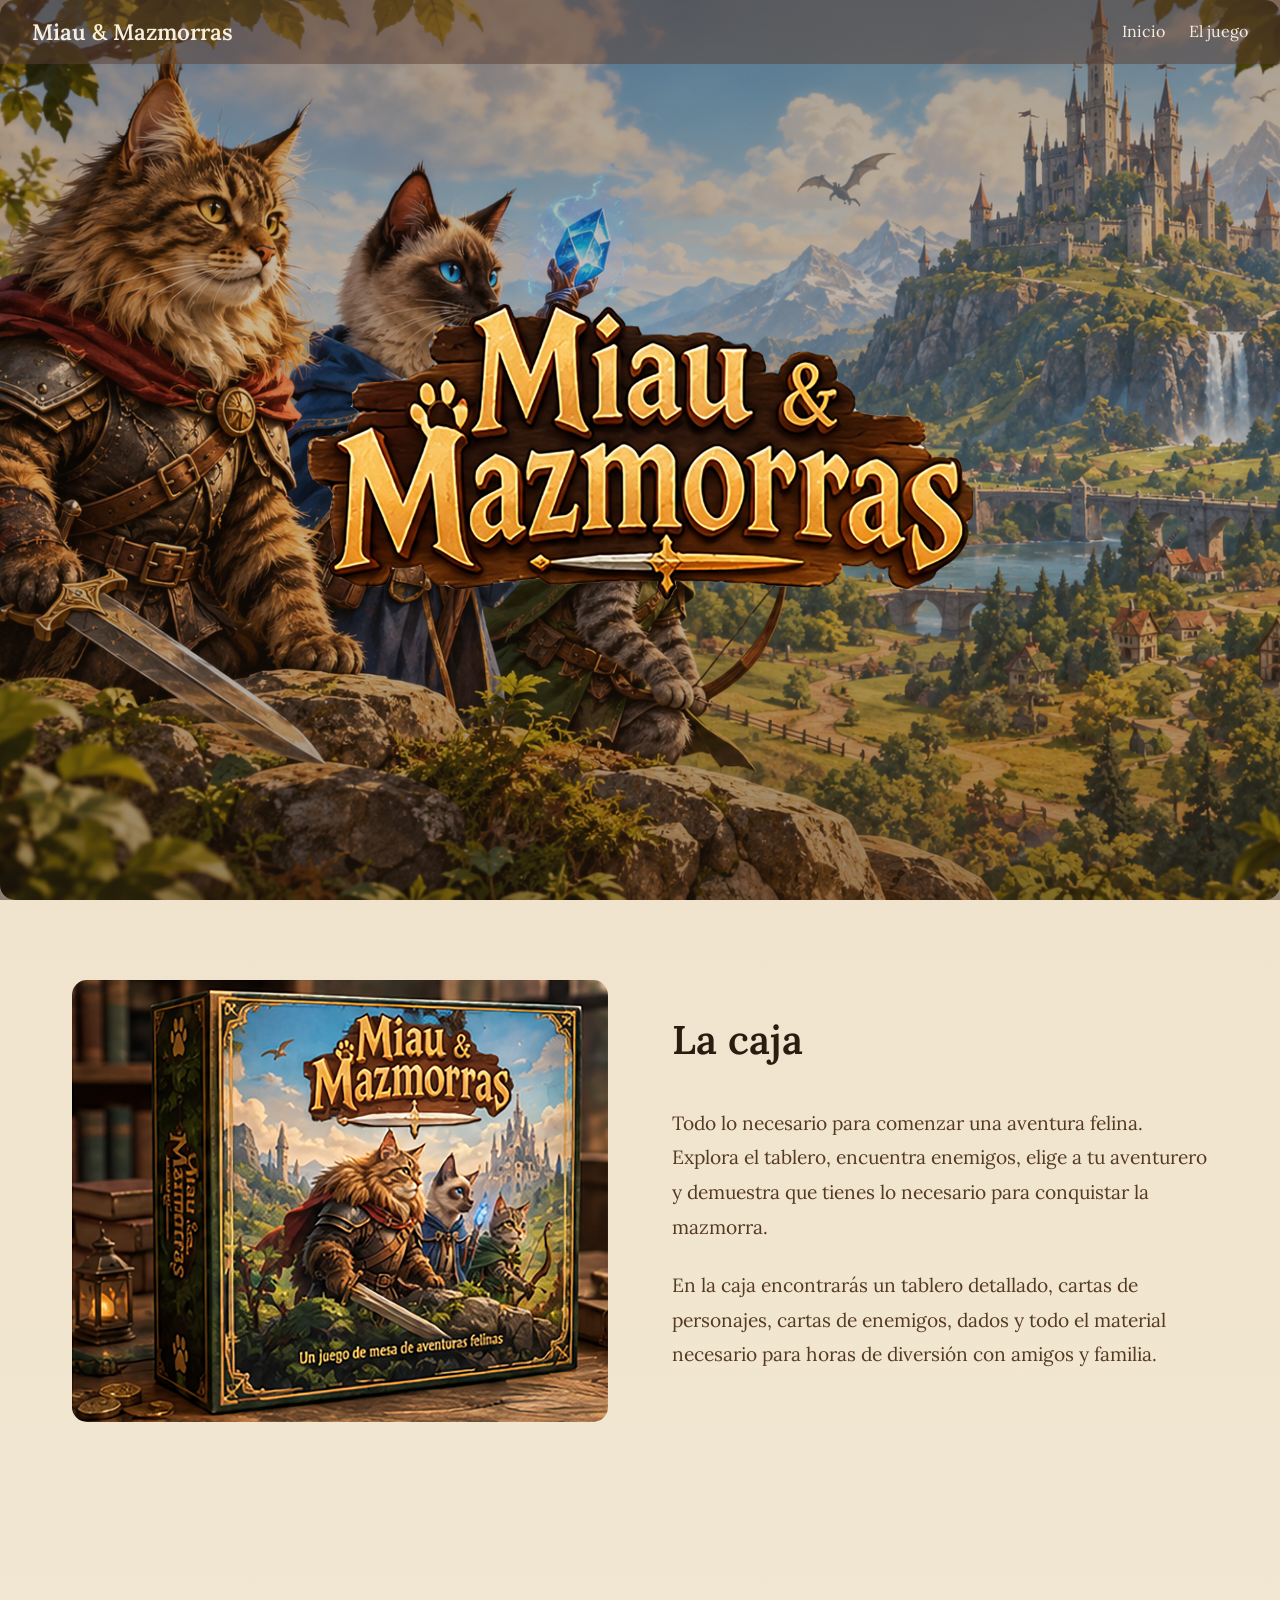
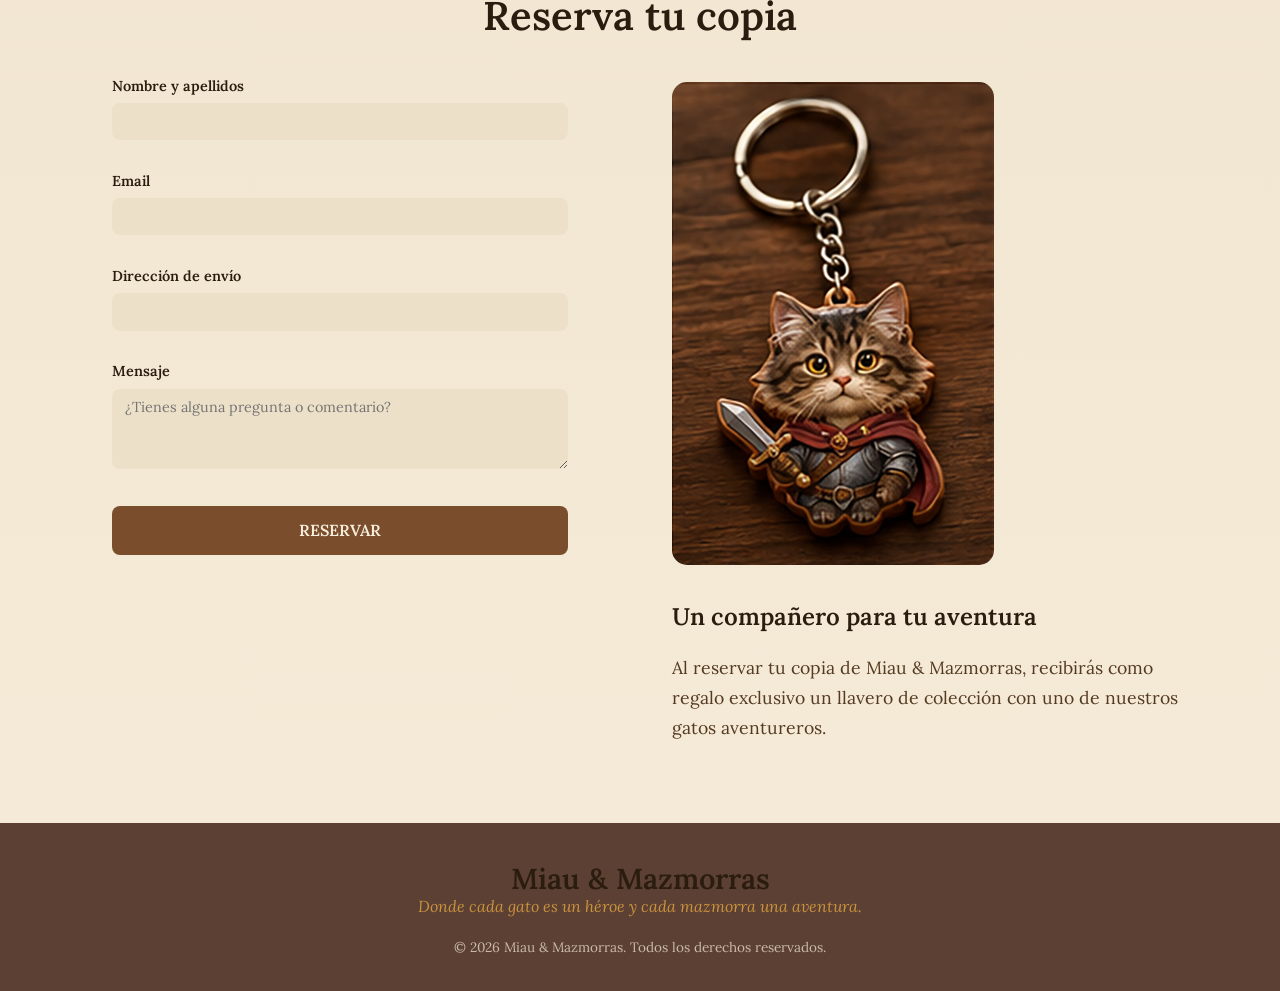
<file: index.html>
<!DOCTYPE html>
<html lang="es">
<head>
    <meta charset="UTF-8">
    <meta name="viewport" content="width=device-width, initial-scale=1.0">
    <title>Miau & Mazmorras - Inicio</title>
    <link rel="preconnect" href="https://fonts.googleapis.com">
    <link rel="preconnect" href="https://fonts.gstatic.com" crossorigin>
    <link href="https://fonts.googleapis.com/css2?family=Lora:ital,wght@0,400;0,600;1,400&display=swap" rel="stylesheet">
    <link rel="stylesheet" href="css/estilos.css">
</head>
<body>
    <!-- NAVEGACIÓN -->
    <nav class="navbar">
        <div class="navbar-logo">Miau & Mazmorras</div>
        <ul class="navbar-menu">
            <li><a href="index.html">Inicio</a></li>
            <li><a href="juego.html">El juego</a></li>
        </ul>
    </nav>

    <!-- HERO / CABECERA -->
    <header class="hero">
        <img src="images/cabecera.jpg" alt="Paisaje fantástico con gatos aventureros" class="hero-image">
        <div class="hero-overlay">
            <img src="images/logotipo.png" alt="Miau & Mazmorras" class="hero-logo">
        </div>
    </header>

    <!-- CONTENIDO PRINCIPAL -->
    <main>
        <!-- SECCIÓN 1: LA CAJA -->
        <section class="seccion">
            <div class="contenedor">
                <div class="caja-contenido">
            <div class="caja-imagen">
                <img src="images/foto caja.png" alt="Caja del juego Miau & Mazmorras">
            </div>
            <div class="caja-texto">
                <h2 class="seccion-titulo">La caja</h2>
                <p>Todo lo necesario para comenzar una aventura felina. Explora el tablero, encuentra enemigos, elige a tu aventurero y demuestra que tienes lo necesario para conquistar la mazmorra.</p>
                <p>En la caja encontrarás un tablero detallado, cartas de personajes, cartas de enemigos, dados y todo el material necesario para horas de diversión con amigos y familia.</p>
            </div>

                </div>
            </div>
        </section>

        <!-- SECCIÓN: RESERVA -->
        <section class="seccion reserva">
            <div class="contenedor">
                <h2 class="seccion-titulo">Reserva tu copia</h2>
                <div class="reserva-contenido">
                    <!-- Columna izquierda: Llavero -->
                    <div class="reserva-llavero">
                        <div class="reserva-llavero-imagen">
                            <!-- Placeholder para images/llavero.jpg -->
                            <img src="images/llavero.png" alt="Llavero de Miau & Mazmorras">
                        </div>
                        <div class="reserva-llavero-texto">
                            <h3>Un compañero para tu aventura</h3>
                            <p>Al reservar tu copia de Miau & Mazmorras, recibirás como regalo exclusivo un llavero de colección con uno de nuestros gatos aventureros.</p>
                        </div>
                    </div>
                    <!-- Columna derecha: Formulario -->
                    <div class="reserva-formulario">
                        <form class="formulario">
                            <div class="formulario-grupo">
                                <label for="nombre">Nombre y apellidos</label>
                                <input type="text" id="nombre" name="nombre" required>
                            </div>
                            <div class="formulario-grupo">
                                <label for="email">Email</label>
                                <input type="email" id="email" name="email" required>
                            </div>
                            <div class="formulario-grupo">
                                <label for="direccion">Dirección de envío</label>
                                <input type="text" id="direccion" name="direccion" required>
                            </div>
                            <div class="formulario-grupo">
                                <label for="mensaje">Mensaje</label>
                                <textarea id="mensaje" name="mensaje" placeholder="¿Tienes alguna pregunta o comentario?"></textarea>
                            </div>
                            <button type="submit" class="formulario-boton">RESERVAR</button>
                        </form>
                    </div>
                </div>
            </div>
        </section>
    </main>

    <!-- FOOTER -->
    <footer class="footer">
        <div class="contenedor">
            <h3 class="footer-titulo">Miau & Mazmorras</h3>
            <p class="footer-frase">Donde cada gato es un héroe y cada mazmorra una aventura.</p>
            <p class="footer-copyright">&copy; 2026 Miau & Mazmorras. Todos los derechos reservados.</p>
        </div>
    </footer>
</body>
</html>
</file>
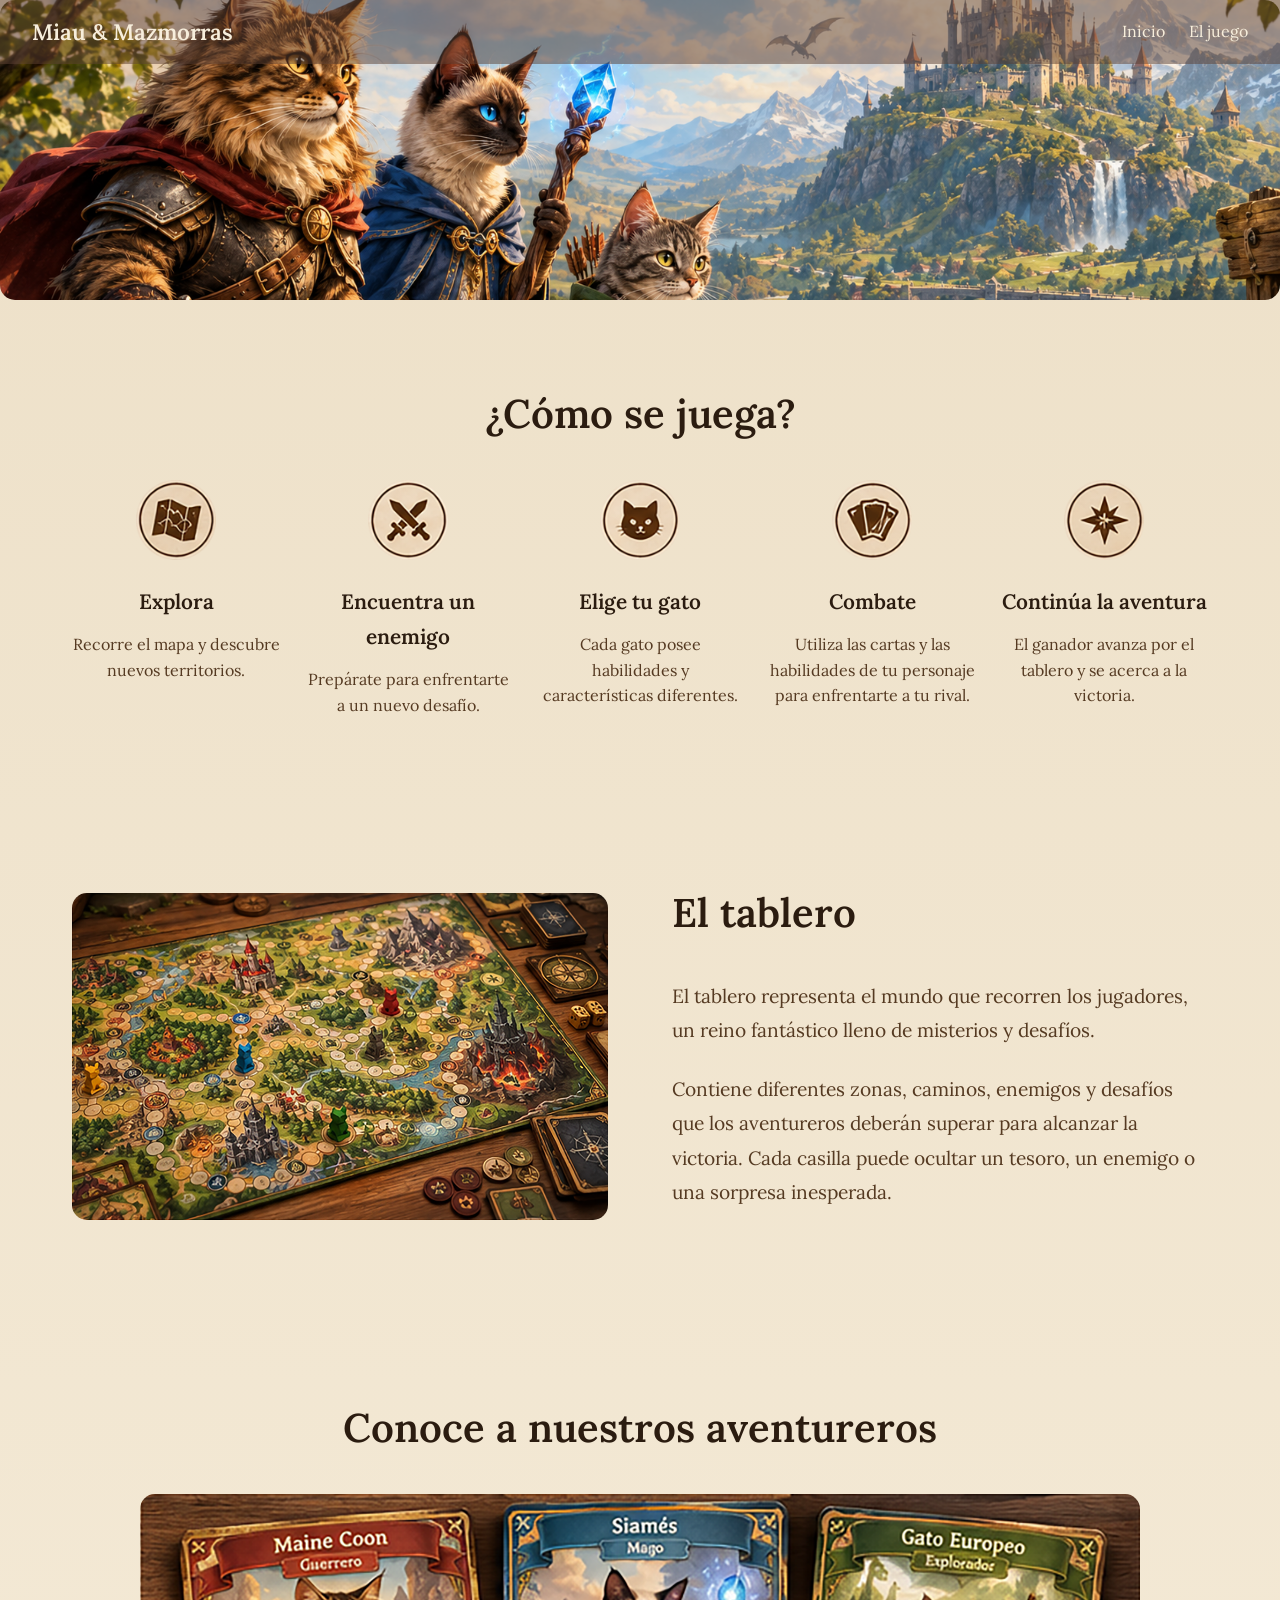
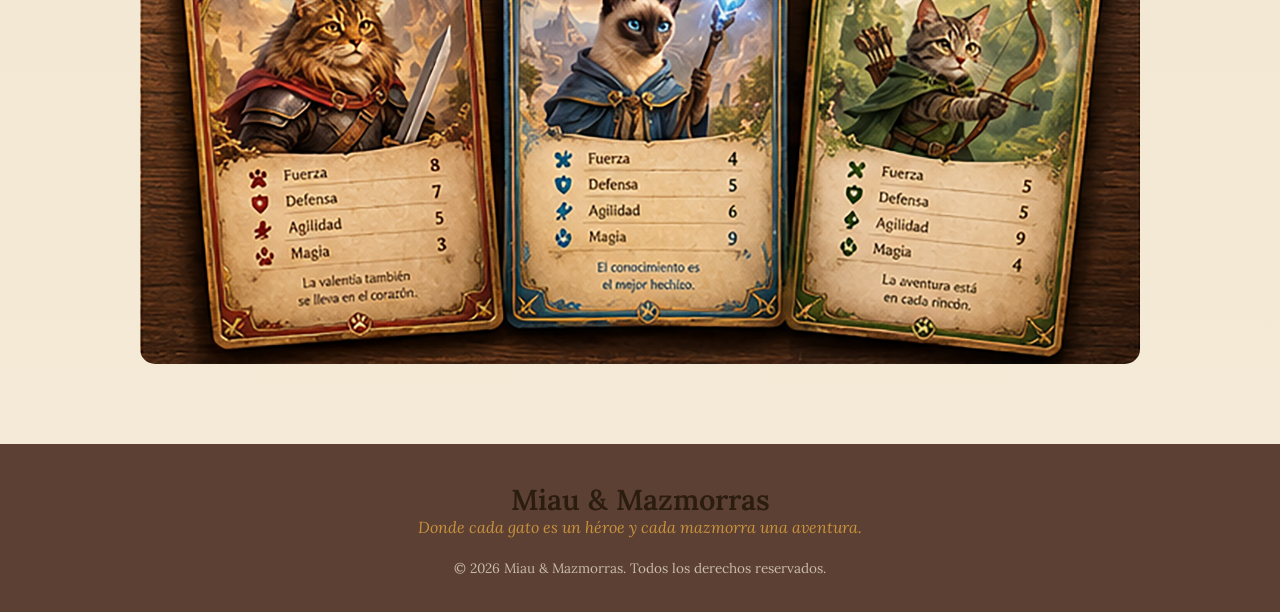
<file: juego.html>
<!DOCTYPE html>
<html lang="es">
<head>
    <meta charset="UTF-8">
    <meta name="viewport" content="width=device-width, initial-scale=1.0">
    <title>Miau & Mazmorras - El juego</title>
    <link rel="preconnect" href="https://fonts.googleapis.com">
    <link rel="preconnect" href="https://fonts.gstatic.com" crossorigin>
    <link href="https://fonts.googleapis.com/css2?family=Lora:ital,wght@0,400;0,600;1,400&display=swap" rel="stylesheet">
    <link rel="stylesheet" href="css/estilos.css">
</head>
<body>
    <!-- NAVEGACIÓN -->
    <nav class="navbar">
        <div class="navbar-logo">Miau & Mazmorras</div>
        <ul class="navbar-menu">
            <li><a href="index.html">Inicio</a></li>
            <li><a href="juego.html">El juego</a></li>
        </ul>
    </nav>

    <!-- HERO / CABECERA -->
    <header class="hero hero-juego">
        <img src="images/cabecera.jpg" alt="Paisaje fantástico con gatos aventureros" class="hero-image">
    </header>

    <!-- CONTENIDO PRINCIPAL -->
    <main>
        <!-- SECCIÓN: CÓMO SE JUEGA -->
        <section class="seccion">
            <div class="contenedor">
                <h2 class="seccion-titulo">¿Cómo se juega?</h2>
                <div class="pasos-container">
                    <div class="paso">
                        <div class="paso-icono"><img src="images/icono 1.png" alt="Explora"></div>
                        <h3 class="paso-titulo">Explora</h3>
                        <p class="paso-texto">Recorre el mapa y descubre nuevos territorios.</p>
                    </div>
                    <div class="paso">
                        <div class="paso-icono"><img src="images/icono 2.png" alt="Encuentra un enemigo"></div>
                        <h3 class="paso-titulo">Encuentra un enemigo</h3>
                        <p class="paso-texto">Prepárate para enfrentarte a un nuevo desafío.</p>
                    </div>
                    <div class="paso">
                        <div class="paso-icono"><img src="images/icono 3.png" alt="Elige tu gato"></div>
                        <h3 class="paso-titulo">Elige tu gato</h3>
                        <p class="paso-texto">Cada gato posee habilidades y características diferentes.</p>
                    </div>
                    <div class="paso">
                        <div class="paso-icono"><img src="images/icono 4.png" alt="Combate"></div>
                        <h3 class="paso-titulo">Combate</h3>
                        <p class="paso-texto">Utiliza las cartas y las habilidades de tu personaje para enfrentarte a tu rival.</p>
                    </div>
                    <div class="paso">
                        <div class="paso-icono"><img src="images/icono 5.png" alt="Continúa la aventura"></div>
                        <h3 class="paso-titulo">Continúa la aventura</h3>
                        <p class="paso-texto">El ganador avanza por el tablero y se acerca a la victoria.</p>
                    </div>
                </div>
            </div>
        </section>

        <!-- SECCIÓN: TABLERO -->
        <section class="seccion">
            <div class="contenedor">
                <div class="tablero-contenido">

            <div class="tablero-imagen">
                <img src="images/tablero.png" alt="Tablero de juego Miau & Mazmorras">
            </div>

            <div class="tablero-texto">
                <h2 class="seccion-titulo">El tablero</h2>

                <p>El tablero representa el mundo que recorren los jugadores, un reino fantástico lleno de misterios y desafíos.</p>

                <p>Contiene diferentes zonas, caminos, enemigos y desafíos que los aventureros deberán superar para alcanzar la victoria. Cada casilla puede ocultar un tesoro, un enemigo o una sorpresa inesperada.</p>
            </div>

                </div>
            </div>
        </section>

        <!-- SECCIÓN: PERSONAJES / CARTAS -->
        <section class="seccion personajes">
            <div class="contenedor">
                <h2 class="seccion-titulo">Conoce a nuestros aventureros</h2>
                <div class="personajes-contenido">
                    <div class="personajes-imagen">
                        <!-- Placeholder para images/cartas.jpg -->
                        <img src="images/cartas.png" alt="Cartas de personajes de Miau & Mazmorras">
                    </div>
                </div>
            </div>
        </section>
    </main>

    <!-- FOOTER -->
    <footer class="footer">
        <div class="contenedor">
            <h3 class="footer-titulo">Miau & Mazmorras</h3>
            <p class="footer-frase">Donde cada gato es un héroe y cada mazmorra una aventura.</p>
            <p class="footer-copyright">&copy; 2026 Miau & Mazmorras. Todos los derechos reservados.</p>
        </div>
    </footer>
</body>
</html>
</file>
<file: css/estilos.css>
/* ====================================
   VARIABLES CSS
   ==================================== */
:root {
    --pergamino: #EDE0C8;
    --pergamino-claro: #F5EBD8;
    --verde: #7A4E2D;
    --verde-oscuro:  #5C4033;
    --marron: #553A22;
    --marron-oscuro: #2B1C10;
    --dorado: #C9923E;
    --crema: #F7EEDC;
}

/* ====================================
   RESET Y BASE
   ==================================== */
* {
    margin: 0;
    padding: 0;
    box-sizing: border-box;
}

body {
    font-family: 'Lora', serif;
    background: linear-gradient(180deg, var(--pergamino) 0%, var(--pergamino-claro) 100%);
    color: var(--marron);
    line-height: 1.7;
    min-height: 100vh;
    margin: 0;
    padding: 0;
}

h1 {
    color: var(--crema);
}

h2, h3 {
    font-family: 'Lora', serif;
    color: var(--marron-oscuro);
    font-weight: 600;
}

a {
    text-decoration: none;
    color: var(--marron);
}

img {
    max-width: 100%;
    height: auto;
    display: block;
}
img {
    border-radius: 15px;
}
.hero-logo {
    border-radius: 0;
}

/* ====================================
   NAVEGACIÓN
   ==================================== */
.navbar {
    background-color: rgba(92, 64, 51, 0.5);
    padding: 0.8rem 2rem;
    display: flex;
    justify-content: space-between;
    align-items: center;
    position: fixed;
    top: 0;
    left: 0;
    right: 0;
    z-index: 10;
}

.navbar-logo {
    font-family: 'Lora', serif;
    font-size: 1.4rem;
    color: var(--crema);
    font-weight: 600;
    white-space: nowrap;
}

.navbar-menu {
    display: flex;
    gap: 1.5rem;
    list-style: none;
}

.navbar-menu a {
    color: var(--crema);
    font-size: 1rem;
    font-family: 'Lora', serif;
    white-space: nowrap;
}

.navbar-menu a:hover {
    color: var(--dorado);
}

/* ====================================
   HERO / CABECERA
   ==================================== */
.hero {
    position: relative;
    width: 100%;
    height: 100vh;
    overflow: hidden;
}
.hero-juego {
    height: 300px;
}

.hero-image {
    width: 100%;
    height: 100%;
    object-fit: cover;
}

.hero-juego .hero-image {
    object-position: center 25%;
}

.hero-overlay {
    position: absolute;
    top: 0;
    left: 0;
    width: 100%;
    height: 100%;
    background: linear-gradient(to bottom, rgba(43,28,16,0.4) 0%, rgba(43,28,16,0.2) 50%, rgba(43,28,16,0.5) 100%);
    display: flex;
    flex-direction: column;
    justify-content: center;
    align-items: center;
    padding: 2rem;
}

.hero-logo {
    max-width: 60%;
    height: auto;
    max-height: 300px;
    object-fit: contain;
    min-width: 200px;
}

/* ====================================
   CONTENEDOR PRINCIPAL
   ==================================== */
.contenedor {
    max-width: 1200px;
    margin: 0 auto;
    padding: 0 2rem;
}

/* ====================================
   SECCIONES
   ==================================== */
.seccion {
    padding: 5rem 0;
}

.seccion-titulo {
    font-size: 2.5rem;
    text-align: center;
    margin-bottom: 2rem;
    color: var(--marron-oscuro);
}

/* ====================================
   PLACEHOLDER DE IMAGEN
   ==================================== */
.imagen-placeholder {
    background-color: var(--pergamino-claro);
    border: 1px solid var(--marron);
    display: flex;
    align-items: center;
    justify-content: center;
    min-height: 300px;
}

.imagen-placeholder-texto {
    color: var(--marron);
    font-size: 1rem;
    font-style: italic;
    text-align: center;
    padding: 1rem;
}

/* ====================================
   SECCIÓN LA CAJA
   ==================================== */
.caja-contenido {
    display: flex;
    gap: 4rem;
    align-items: center;
}

.caja-imagen {
    flex: 1;
    min-height: 400px;
}

.caja-imagen img {
    width: 100%;
    height: auto;
}

.caja-texto {
    flex: 1;
}

.caja-texto p {
    font-size: 1.2rem;
    margin-bottom: 1.5rem;
    line-height: 1.8;
}
.caja-texto .seccion-titulo {
    text-align: left;
}

/* ====================================
   SECCIÓN RESERVA
   ==================================== */

.reserva-contenido {
    display: flex;
    gap: 4rem;
    align-items: flex-start;
}

.reserva-llavero {
    flex: 1;
    order: 2;
}

.reserva-llavero-imagen {
    min-height: 350px;
    margin-bottom: 2rem;
    width: 60%;
}

.reserva-llavero-imagen img {
    width: 100%;
    height: auto;
}

.reserva-llavero-texto h3 {
    font-size: 1.5rem;
    margin-bottom: 1rem;
    color: var(--marron-oscuro);
}

.reserva-llavero-texto p {
    font-size: 1.1rem;
    line-height: 1.7;
}

.reserva-formulario {
    flex: 1;
    order: 1;
    margin-top: -3rem;
}

.formulario {
    padding: 2.5rem;
}

.formulario-grupo {
    margin-bottom: 1.8rem;
}

.formulario-grupo label {
    display: block;
    margin-bottom: 0.3rem;
    font-weight: 600;
    color: var(--marron-oscuro);
    font-size: 0.9rem;
}

.formulario-grupo input,
.formulario-grupo textarea {
    width: 100%;
    padding: 0.6rem 0.8rem;
    border:none;
    font-family: 'Lora', serif;
    font-size: 0.9rem;
    background-color: var(--pergamino);
    transition: border-color 0.3s ease;
    border-radius: 8px;
}

.formulario-grupo input:focus,
.formulario-grupo textarea:focus {
    outline: none;
    border-color: var(--dorado);
}

.formulario-grupo textarea {
    resize: vertical;
    min-height: 80px;
}

.formulario-boton {
    display: block;
    width: 100%;
    padding: 0.9rem;
    background-color: var(--verde);
    color: var(--crema);
    font-family: 'Lora', serif;
    font-size: 1rem;
    border: none;
    cursor: pointer;
    transition: background-color 0.3s ease;
    font-weight: 600;
    border-radius: 8px;
}

.formulario-boton:hover {
    background-color: var(--verde-oscuro);
}

/* ====================================
   SECCIÓN CÓMO SE JUEGA
   ==================================== */
.pasos-container {
    display: flex;
    justify-content: space-between;
    gap: 1.5rem;
    flex-wrap: wrap;
}

.paso {
    flex: 1;
    min-width: 180px;
    text-align: center;
}

.paso-icono {
    margin-bottom: 1.5rem;
    display: flex;
    justify-content: center;
}

.paso-icono img {
    width: 80px;
    height: 80px;
    object-fit: contain;
}

.paso-titulo {
    font-family: 'Lora', serif;
    font-size: 1.3rem;
    margin-bottom: 0.8rem;
    color: var(--marron-oscuro);
    font-weight: 600;
}

.paso-texto {
    font-size: 1rem;
    line-height: 1.6;
}

/* ====================================
   SECCIÓN TABLERO
   ==================================== */
.tablero-contenido {
    display: flex;
    gap: 4rem;
    align-items: center;
}

.tablero-imagen {
    flex: 1;
    min-height: 300px;
}

.tablero-imagen img {
    width: 100%;
    height: auto;
}

.tablero-texto {
    flex: 1;
}

.tablero-texto p {
    font-size: 1.2rem;
    margin-bottom: 1.5rem;
    line-height: 1.8;
}
.tablero-texto .seccion-titulo {
    text-align: left;
}

/* ====================================
   SECCIÓN PERSONAJES
   ==================================== */


.personajes-contenido {
    display: flex;
    justify-content: center;
    max-width: 1000px;
    margin: 0 auto;
}

.personajes-imagen {
    width: 100%;
    min-height: 350px;
}

.personajes-imagen img {
    width: 100%;
    height: auto;
}

/* ====================================
   FOOTER
   ==================================== */
.footer {
    background-color: var(--verde-oscuro);
    color: var(--crema);
    padding: 2rem 2rem;
    text-align: center;
}

.footer-titulo {
    font-family: 'Lora', serif;
    font-size: 1.8rem;
    margin-bottom: 0.3rem;
    font-weight: 600;
}

.footer-frase {
    font-style: italic;
    margin-top: -1rem;
    margin-bottom: 1rem;
    color: var(--dorado);
    font-size: 1rem;
}

.footer-copyright {
    font-size: 0.85rem;
    opacity: 0.7;
}

/* ====================================
   RESPONSIVE
   ==================================== */
@media (max-width: 768px) {
    .navbar {
        padding: 0.6rem 1rem;
    }

    .navbar-logo {
        font-size: 1.1rem;
    }

    .navbar-menu {
        gap: 1rem;
    }

    .navbar-menu a {
        font-size: 0.9rem;
    }

    .hero-logo {
        max-width: 80%;
        max-height: 250px;
        min-width: 180px;
    }



    .hero-title {
        font-size: 3rem;
    }

    .hero-subtitle {
        font-size: 1.3rem;
    }

    .seccion-titulo {
        font-size: 2.2rem;
    }

    .caja-contenido,
    .tablero-contenido,
    .personajes-contenido,
    .reserva-contenido {
        flex-direction: column;
        gap: 2.5rem;
    }

    .caja-imagen,
    .tablero-imagen,
    .personajes-imagen,
    .reserva-llavero-imagen {
        width: 100%;
        min-height: 250px;
    }

    .reserva-formulario {
        width: 100%;
        order: 1;
        margin-top: 1rem;
    }

    .reserva-llavero {
        width: 100%;
        order: 2;
    }


    .pasos-container {
        flex-direction: column;
        gap: 2rem;
    }

    .pasos-container::before {
        display: none;
    }

    .paso {
        width: 100%;
    }

    .formulario {
        padding: 2rem;
    }

    .footer-enlaces {
        flex-direction: column;
        gap: 0.8rem;
    }

    .personajes-imagen,
    .reserva-llavero-imagen {
        min-height: 300px;
    }
    .personajes .seccion-titulo {
    line-height: 1.1;
}
}
</file>
